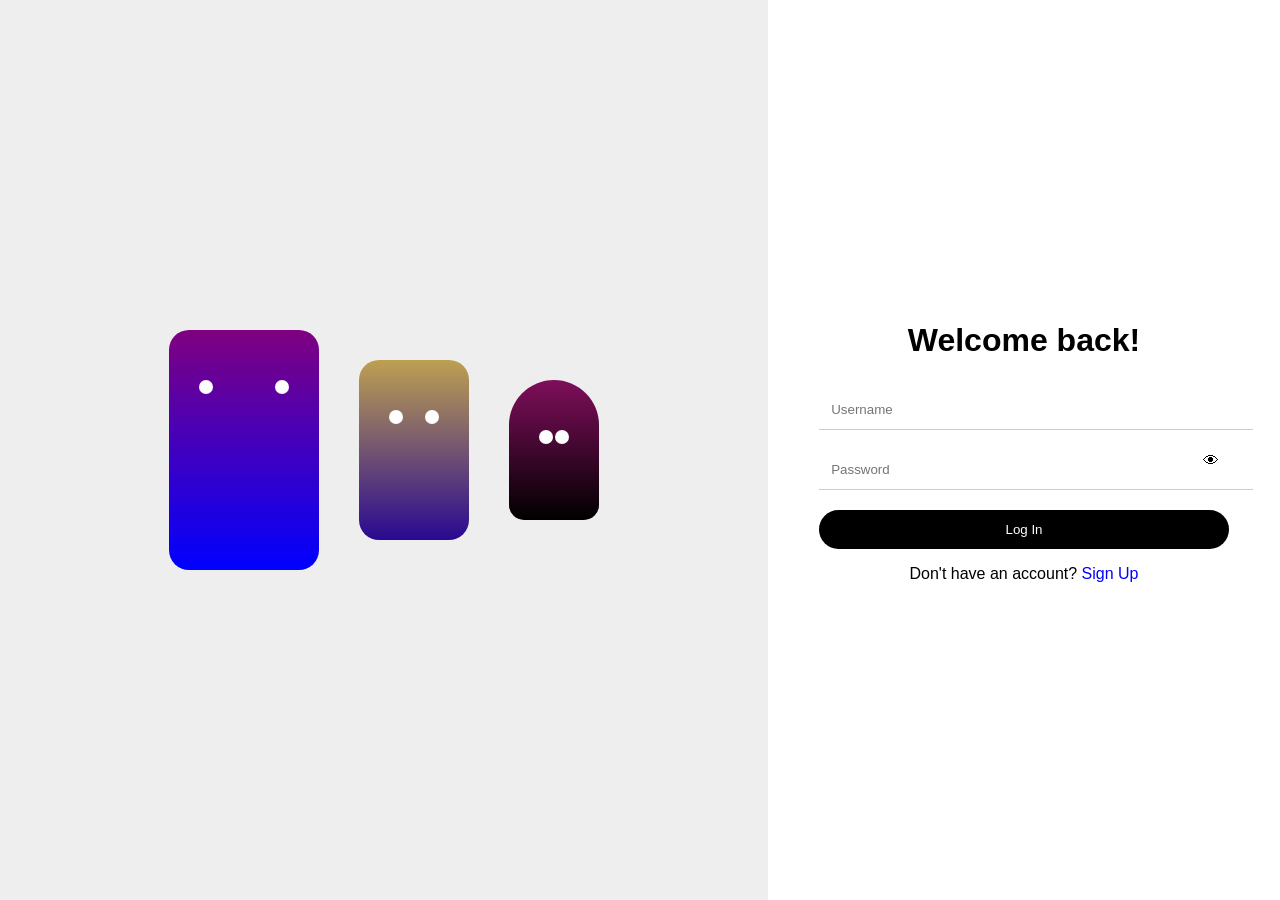
<file: my_web/index.html>
<!DOCTYPE html>
<html>
<head>
<meta charset="UTF-8">
<meta name="viewport" content="width=device-width, initial-scale=1.0">
<title>TestShop</title>
<link rel="stylesheet" href="style.css">
</head>

<body>

<div class="main">

  <!-- LEFT 60% -->
  <div class="left">

    <div class="character big" id="char1">
      <div class="eye"></div>
      <div class="eye"></div>
    </div>

    <div class="character mid" id="char2">
      <div class="eye"></div>
      <div class="eye"></div>
    </div>

    <div class="character small" id="char3">
      <div class="eye"></div>
      <div class="eye"></div>
    </div>

  </div>

  <!-- RIGHT 40% -->
  <div class="right">

    <div class="login-box" id="loginBox">

      <h1>Welcome back!</h1>

      <input id="loginUser" placeholder="Username">

      <div class="password-box">
        <input id="loginPass" type="password" placeholder="Password">
        <span onclick="togglePassword('loginPass')">👁</span>
      </div>

      <button onclick="login()">Log In</button>

      <p class="switch">
        Don't have an account?
        <span onclick="showSignup()">Sign Up</span>
      </p>

    </div>

    <!-- SIGNUP -->
    <div id="signupBox" class="login-box" style="display:none">

      <input id="signUser" placeholder="Username">

      <div class="password-box">
        <input id="signPass" type="password" placeholder="Password">
        <span onclick="togglePassword('signPass')">👁</span>
      </div>

      <div class="password-box">
        <input id="confirmPass" type="password" placeholder="Confirm Password">
        
      </div>

      <button onclick="signup()">Sign Up</button>

      <p class="switch">
        Already have an account?
        <span onclick="showLogin()">Log In</span>
      </p>

    </div>

  </div>

</div>

<script src="script.js"></script>
</body>
</html>
</file>
<file: my_web/style.css>
body{
margin:0;
font-family:Arial;
overflow:hidden;
}

.main{
display:flex;
height:100vh;
}

/* LEFT */
.left{
width:60%;
display:flex;
justify-content:center;
align-items:center;
gap:40px;
background:#eee;
}

/* CHARACTERS */
.character{
position:relative;
border-radius:20px;
}

.big{
width:150px;
height:240px;
background:linear-gradient(purple,blue);
}

.mid{
width:110px;
height:180px;
background:linear-gradient(rgb(189, 160, 81),rgb(41, 9, 145));
}

.small{
width:90px;
height:140px;
background:linear-gradient(rgb(127, 14, 91),rgb(0, 0, 0));
border-radius:60px 60px 20px 20px;
}

/* EYES */
.eye{
width:14px;
height:14px;
background:radial-gradient( rgb(255, 254, 254),20px, transparent 1px);
border-radius:50%;
position:absolute;
top:50px;
}

.eye:nth-child(1){ left:30px; }
.eye:nth-child(2){ right:30px; }

/* RIGHT */
.right{
width:40%;
display:flex;
justify-content:center;
align-items:center;
background:white;
}

.login-box{
width:80%;
text-align:center;
}

input{
width:100%;
padding:12px;
margin:10px 0;
border:none;
border-bottom:1px solid #ccc;
}

.password-box{
position:relative;
}

.password-box span{
position:absolute;
right:10px;
top:12px;
cursor:pointer;
}

button{
width:100%;
padding:12px;
background:black;
color:white;
border:none;
border-radius:25px;
margin-top:10px;
cursor:pointer;
}

.switch span{
color:blue;
cursor:pointer;
}

/* MOBILE */
@media(max-width:800px){
.left{display:none;}
.right{width:100%;}
}
</file>
